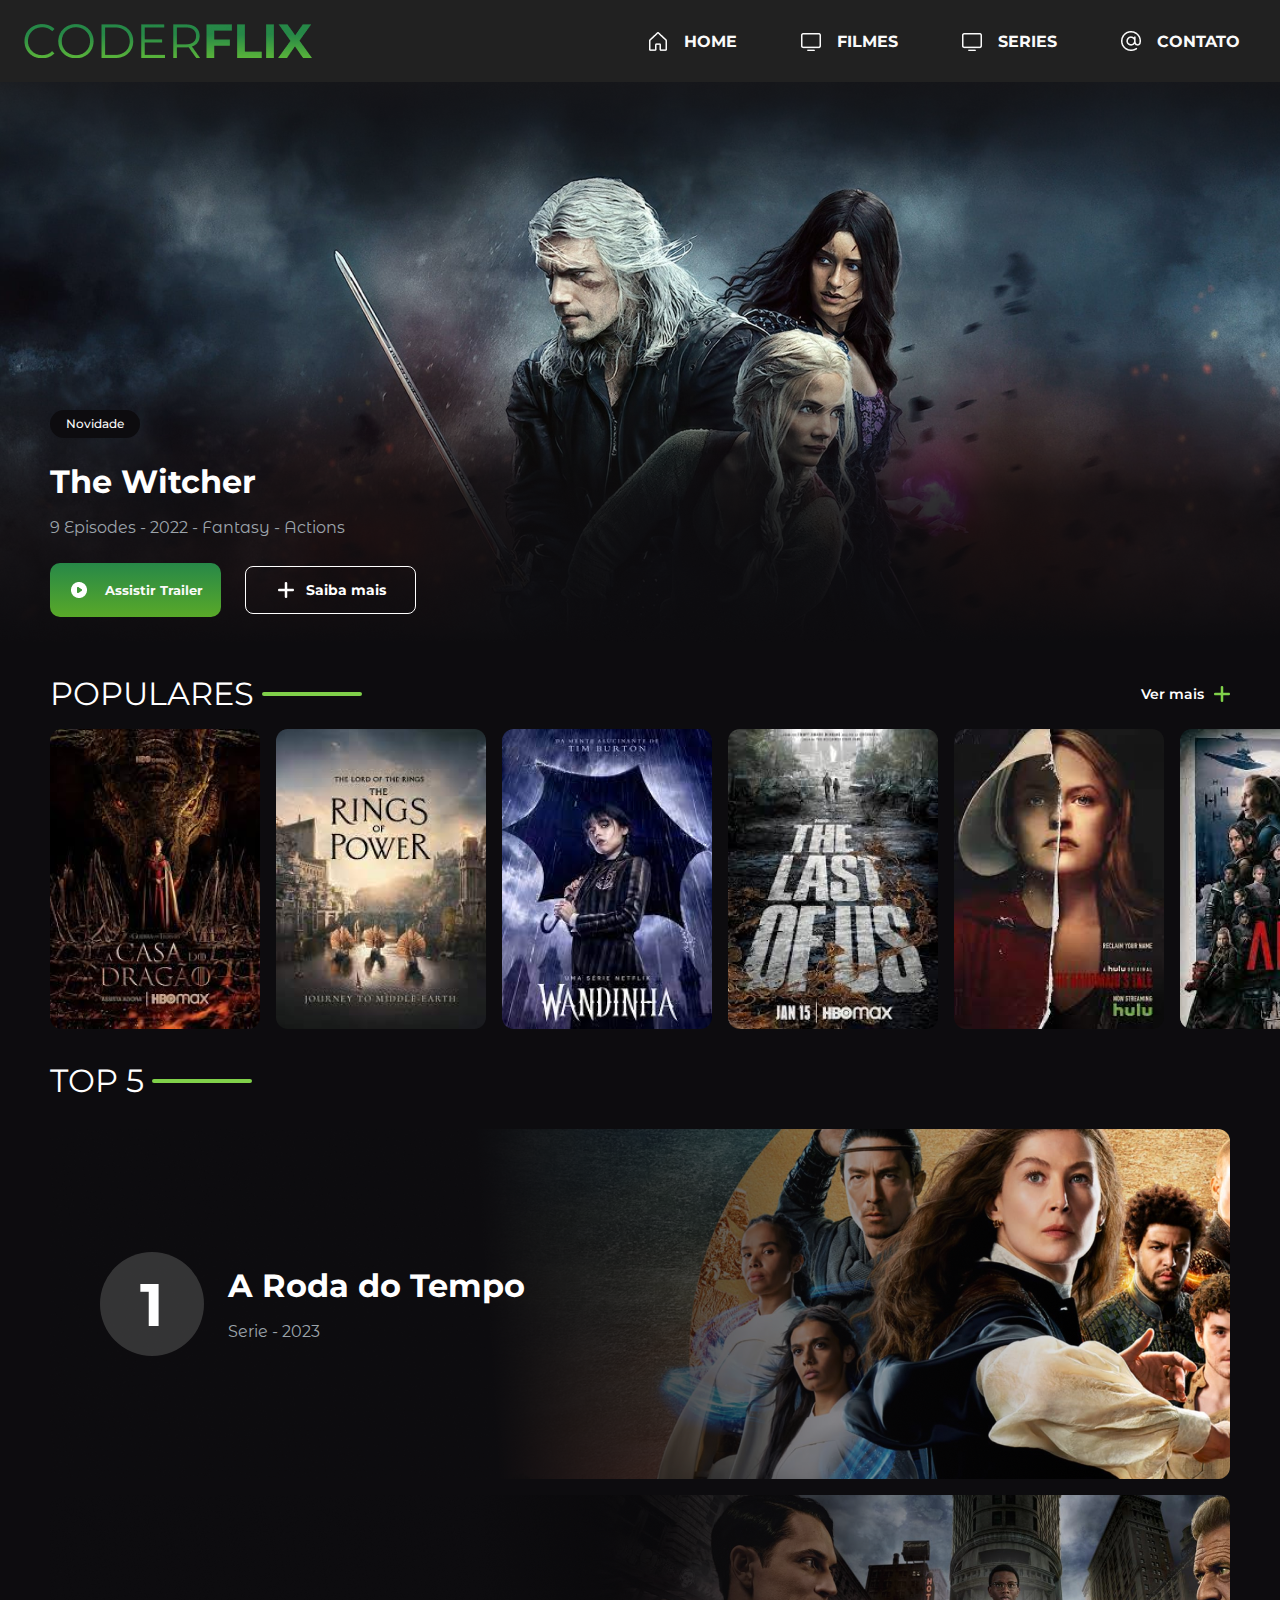
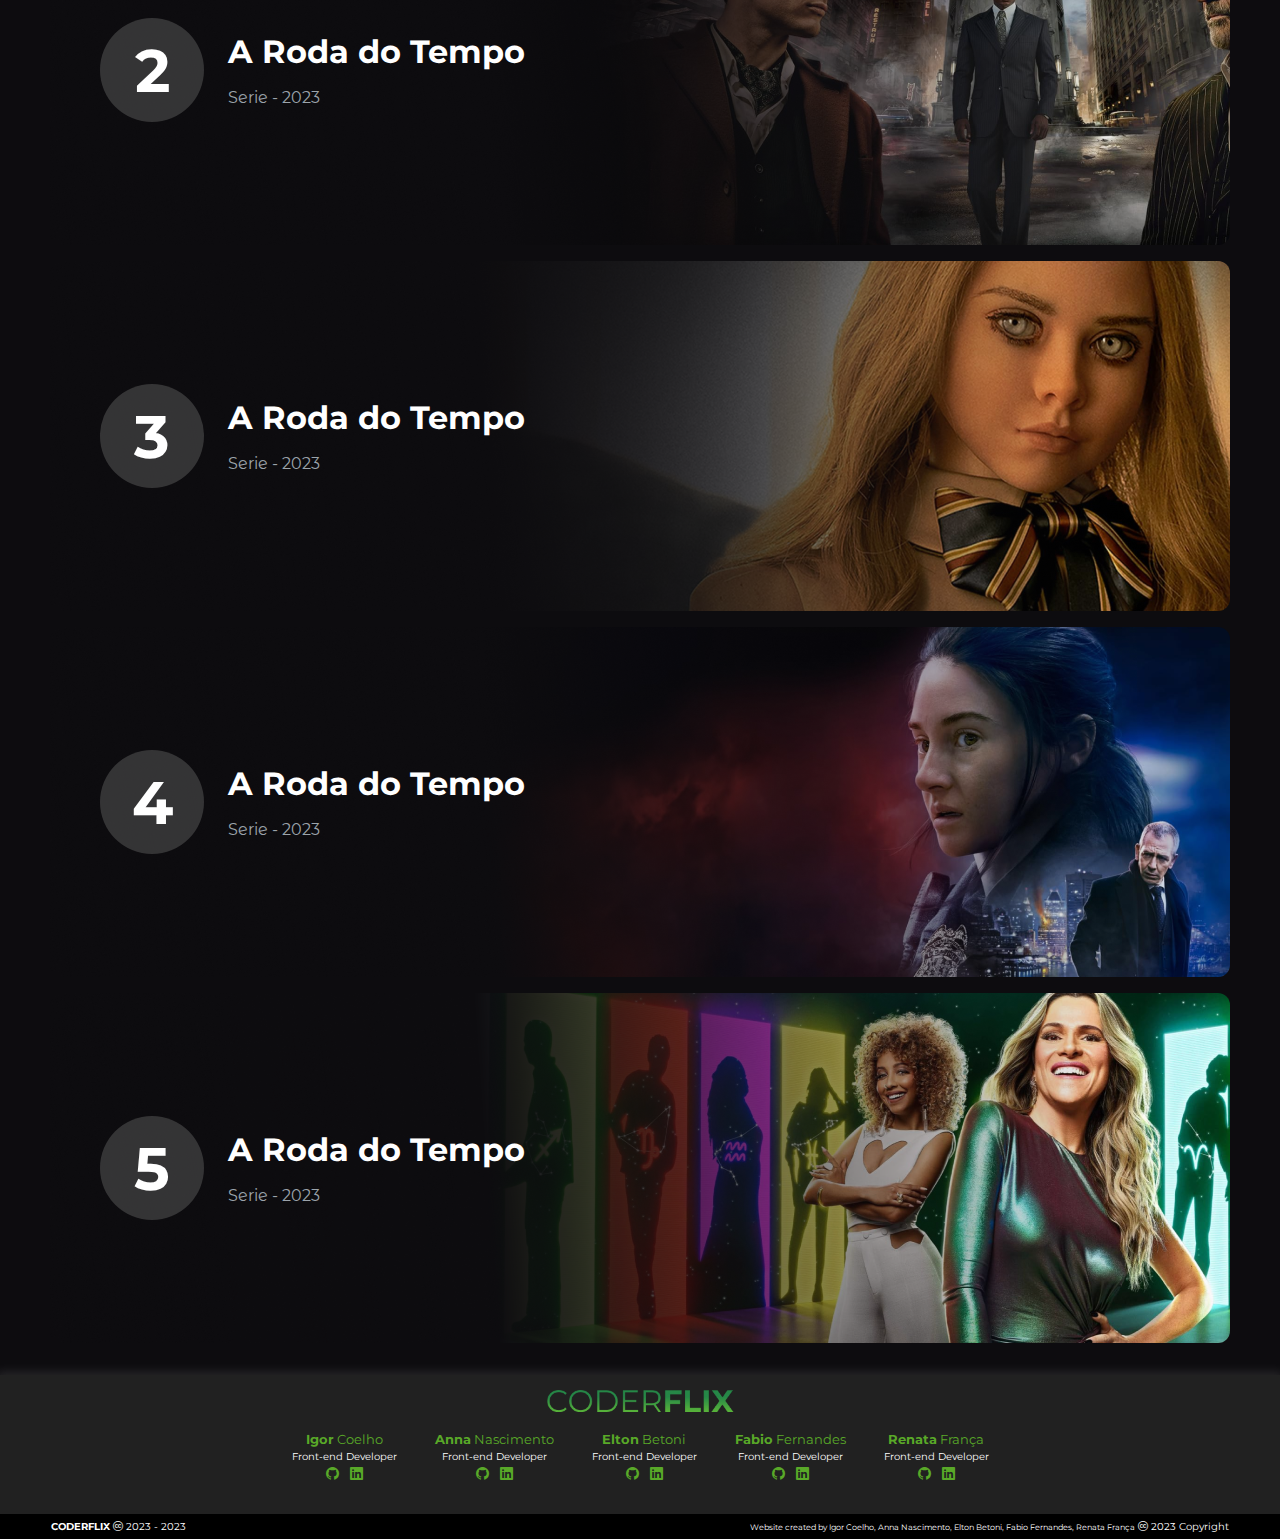
<file: index.html>
<!DOCTYPE html>
<html lang="pt-BR">

<head>
  <link rel="preconnect" href="https://fonts.googleapis.com">
  <link rel="preconnect" href="https://fonts.gstatic.com" crossorigin>
  <meta charset="UTF-8">
  <meta name="description" content="Descubra um mundo de entretenimento cinematográfico no nosso site de filmes online. Explore uma vasta seleção de filmes, desde lançamentos recentes a clássicos atemporais. Encontre informações detalhadas sobre cada filme, incluindo elenco, direção e avaliações. Assista aos trailers e fique atualizado com as últimas notícias do mundo do cinema. Satisfaça sua paixão pelo cinema conosco">
  <meta name="viewport" content="width=device-width, initial-scale=1.0">
  <meta name="keywords" content="Filmes online, Filmes em HD, Cinema em casa">
  <link rel="stylesheet" href="https://cdn.jsdelivr.net/npm/bootstrap-icons@1.11.1/font/bootstrap-icons.css">
  <link href="https://fonts.googleapis.com/css2?family=Montserrat+Alternates&family=Montserrat:wght@400;500;600;700&family=Poppins:wght@300;400;700&display=swap" rel="stylesheet">
  <link rel="favicon icon" href="./assets/coderFavicon.ico">
  <link rel="stylesheet" href="./styles/index.css">
  <title>Project Coder Films</title>
</head>

<body>
  <header class="header">
    <img src="./assets/coder.png" alt="Logo CoderFlix">
    <nav class="nav">
      <ul class="nav__menu">
        <li class="nav__box">
          <img src="./assets/homeicon.png" alt="Icone Home">
          <a class="nav__link" href="index.html">
            HOME
          </a>
        </li>
        <li class="nav__box">
          <img src="./assets/tvicon.png" alt="Icone TV">
          <a class="nav__link" href="./pages/filmes.html">
            FILMES
          </a>
        </li>
        <li class="nav__box">
          <img src="./assets/tvicon.png" alt="Icone TV">
          <a class="nav__link" href="./pages/series.html">
            SERIES
          </a>
        </li>
        <li class="nav__box">
          <img src="./assets/@icon.png" alt="Icone @">
          <a class="nav__link" href="./pages/contatos.html">
            CONTATO
          </a>
        </li>
      </ul>
    </nav>
  </header>
  <main>
    <section class="hero">
      <div class="hero__container">
        <span class="tag">Novidade</span>
        <h3 class="hero__title">The Witcher</h3>
        <span class="hero__subtitle">9 Episodes - 2022 - Fantasy - Actions</span>
        <div class="btn__container">
          <button class="btn-watch">
            <img src="./assets/playicon.png" alt="Play Icon">
            Assistir Trailer
          </button>
          <button class="btn-moreInfo">
            <img src="./assets/plusicon.png" alt="Plus Icon">
            Saiba mais
          </button>
        </div>
      </div>
    </section>
    <section class="populares">
      <div class="section__title">
        <h2 class="title-h2">Populares</h2>
        <a class="btn-MoreSee" href="./pages/series.html">
          Ver mais
          <img src="./assets/plusicongreen.png" alt="">
        </a>
      </div>
      <div class="cards__container">
        <div class="cards">
          <a href="#">
            <img src="./assets/HOUSE OF DRAGONS.png" alt="Capa filme/serie Popular">
          </a>
          <a href="#">
            <img src="./assets/THE RINGS OF POWER.png" alt="Capa filme/serie Popular">
          </a>
          <a href="#">
            <img src="./assets/WANDINHA.png" alt="Capa filme/serie Popular">
          </a>
          <a href="#">
            <img src="./assets/THE LAST OF US.png" alt="Capa filme/serie Popular">
          </a>
          <a href="#">
            <img src="/assets/THE HANDMAID'S TALE.png" alt="Capa filme/serie Popular">
          </a>
          <a href="#">
            <img src="./assets/ANDOR.png" alt="Capa filme/serie Popular">
          </a>
        </div>
      </div>
    </section>
    <section class="top5">
      <h2 class="title-h2 mb-4">TOP 5</h2>
      <div class="top5__container">
        <div id="top1" class="top__card">
          <div class="top__card__info">
            <strong class="top__position">1</strong>
            <div class="top__info">
              <h3 class="top__info--title">A Roda do Tempo</h3>
              <span class="top__info--subtitle">Serie - 2023</span>
            </div>
          </div>
        </div>
        <div id="top2" class="top__card">
          <div class="top__card__info">
            <strong class="top__position">2</strong>
            <div class="top__info">
              <h3 class="top__info--title">A Roda do Tempo</h3>
              <span class="top__info--subtitle">Serie - 2023</span>
            </div>
          </div>
        </div>
        <div id="top3" class="top__card">
          <div class="top__card__info">
            <strong class="top__position">3</strong>
            <div class="top__info">
              <h3 class="top__info--title">A Roda do Tempo</h3>
              <span class="top__info--subtitle">Serie - 2023</span>
            </div>
          </div>
        </div>
        <div id="top4" class="top__card">
          <div class="top__card__info">
            <strong class="top__position">4</strong>
            <div class="top__info">
              <h3 class="top__info--title">A Roda do Tempo</h3>
              <span class="top__info--subtitle">Serie - 2023</span>
            </div>
          </div>
        </div>
        <div id="top5" class="top__card">
          <div class="top__card__info">
            <strong class="top__position">5</strong>
            <div class="top__info">
              <h3 class="top__info--title">A Roda do Tempo</h3>
              <span class="top__info--subtitle">Serie - 2023</span>
            </div>
          </div>
        </div>
      </div>
    </section>
  </main>
  <footer>

    <div class="interface">
      <div class="logo--footer">

        <img src="../assets/coder.png" alt="logo coder flix">

      </div> <!--------- Logo CoderFlix--------->

      <div class="coders">
        <div>
          <ul class="social">
            <li><span><strong>Igor</strong> Coelho</span></li>
            <li>Front-end Developer</li>
            <li>
              <a href="#" target="_blank">
                <i class="bi bi-github"></i>
              </a>

              <a href="#" target="_blank">
                <i class="bi bi-linkedin"></i>
              </a>
            </li>
          </ul>
        </div>
        <div>
          <ul class="social">
            <li><span><strong>Anna</strong> Nascimento</span></li>
            <li>Front-end Developer</li>
            <li>
              <a href="#" target="_blank">
                <i class="bi bi-github"></i>
              </a>

              <a href="#" target="_blank">
                <i class="bi bi-linkedin"></i>
              </a>
            </li>
          </ul>
        </div>
        <div>
          <ul class="social">
            <li><span><strong>Elton</strong> Betoni</span></li>
            <li>Front-end Developer</li>
            <li>
              <a href="#" target="_blank">
                <i class="bi bi-github"></i>
              </a>

              <a href="#" target="_blank">
                <i class="bi bi-linkedin"></i>
              </a>
            </li>
          </ul>
        </div>
        <div>
          <ul class="social">
            <li><span><strong>Fabio</strong> Fernandes</span></li>
            <li>Front-end Developer</li>
            <li>
              <a href="https://github.com/fernandesfabio" target="_blank">
                <i class="bi bi-github"></i>
              </a>

              <a href="https://www.linkedin.com/in/fabio-fernandes-20b152166/" target="_blank">
                <i class="bi bi-linkedin"></i>
              </a>
            </li>
          </ul>
        </div>
        <div>
          <ul class="social">
            <li><span><strong>Renata</strong> França</span></li>
            <li>Front-end Developer</li>
            <li>
              <a href="#" target="_blank">
                <i class="bi bi-github"></i>
              </a>

              <a href="#" target="_blank">
                <i class="bi bi-linkedin"></i>
              </a>
            </li>
          </ul>
        </div>

      </div> <!----------  Informação dos codres Coders------------>
    </div><!---------Interface-------------->
    <div class="line-footer">
      <div>
        <strong><span>CODER</span>FLIX</strong>
        <i class="bi bi-cc-circle"></i>
        <span>2023 - 2023</span>
      </div>

      <div>
        <span class="text--small">Website created by Igor Coelho, Anna Nascimento, Elton Betoni, Fabio Fernandes, Renata França</span>
        <i class="bi bi-cc-circle"></i>
        <span>2023 Copyright</span>
      </div>

    </div> <!--------- última linha do footer  ---------->


  </footer>
</body>

</html>
</file>
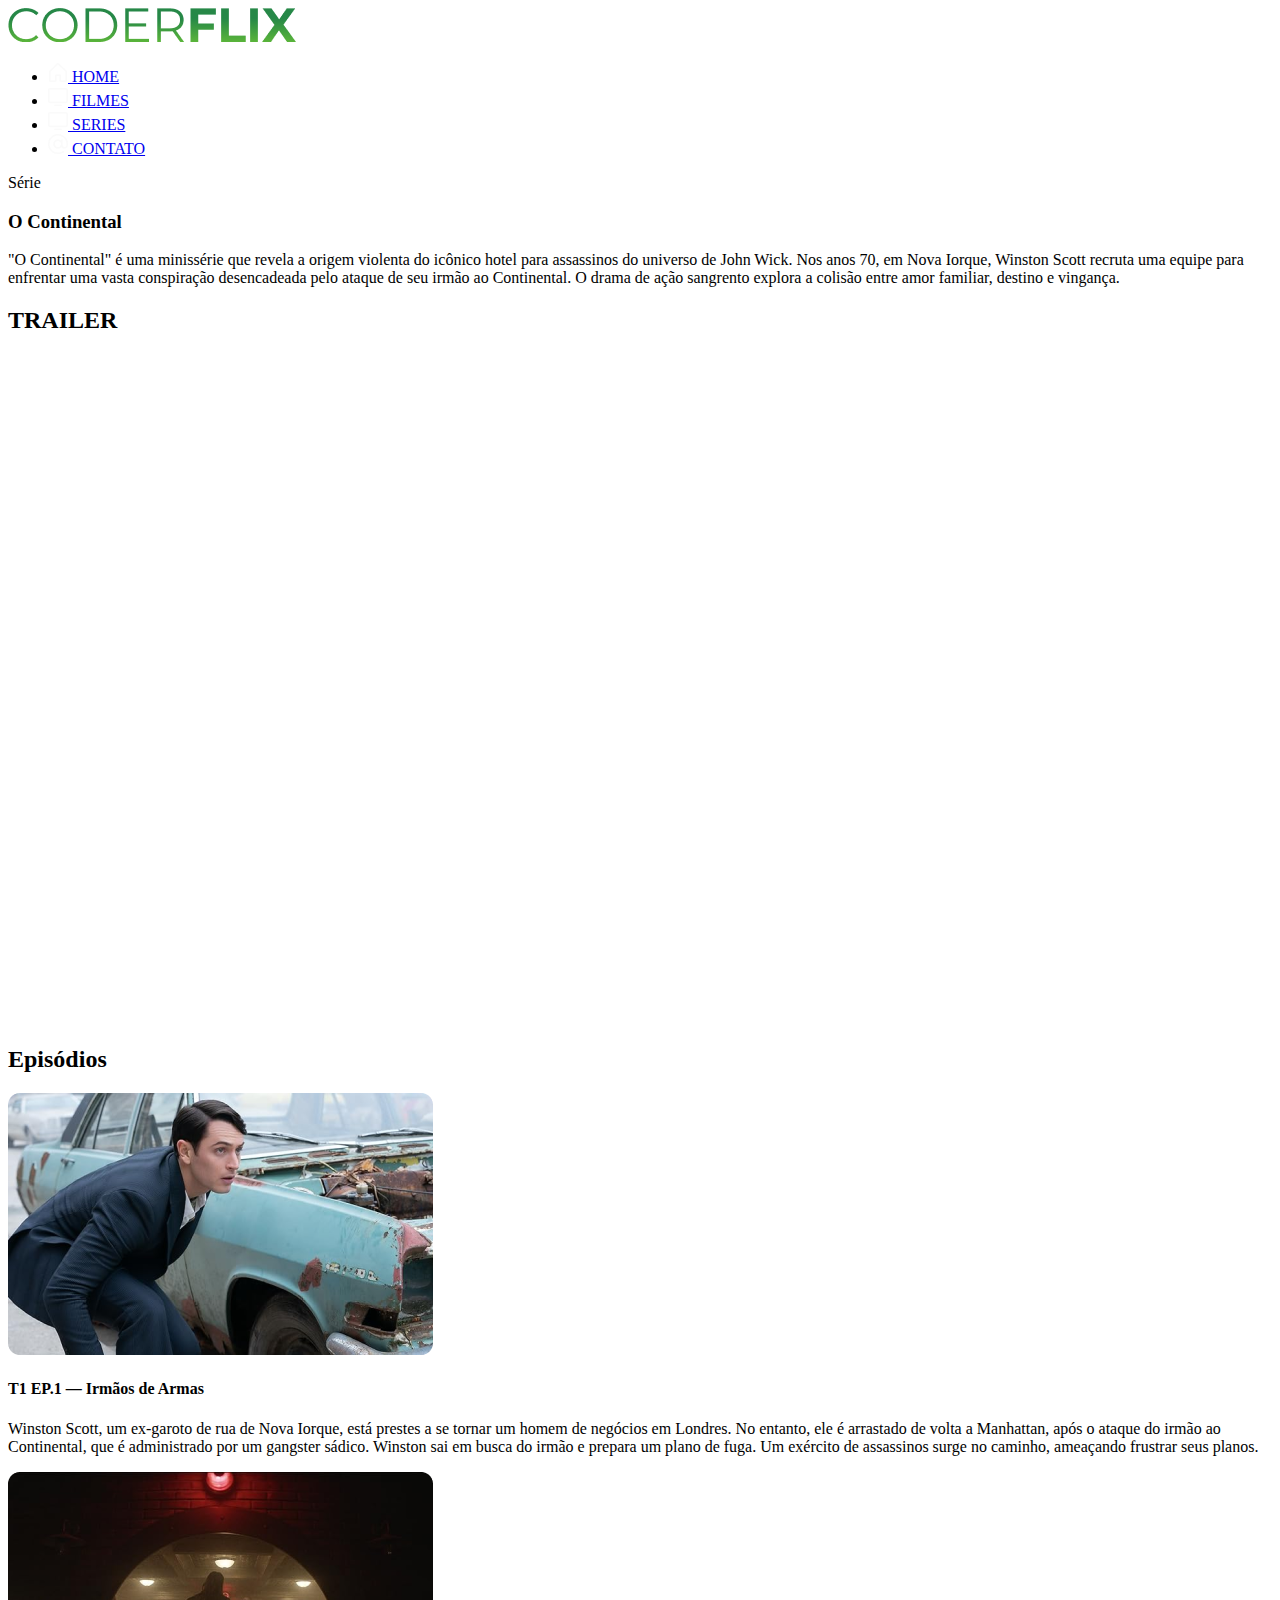
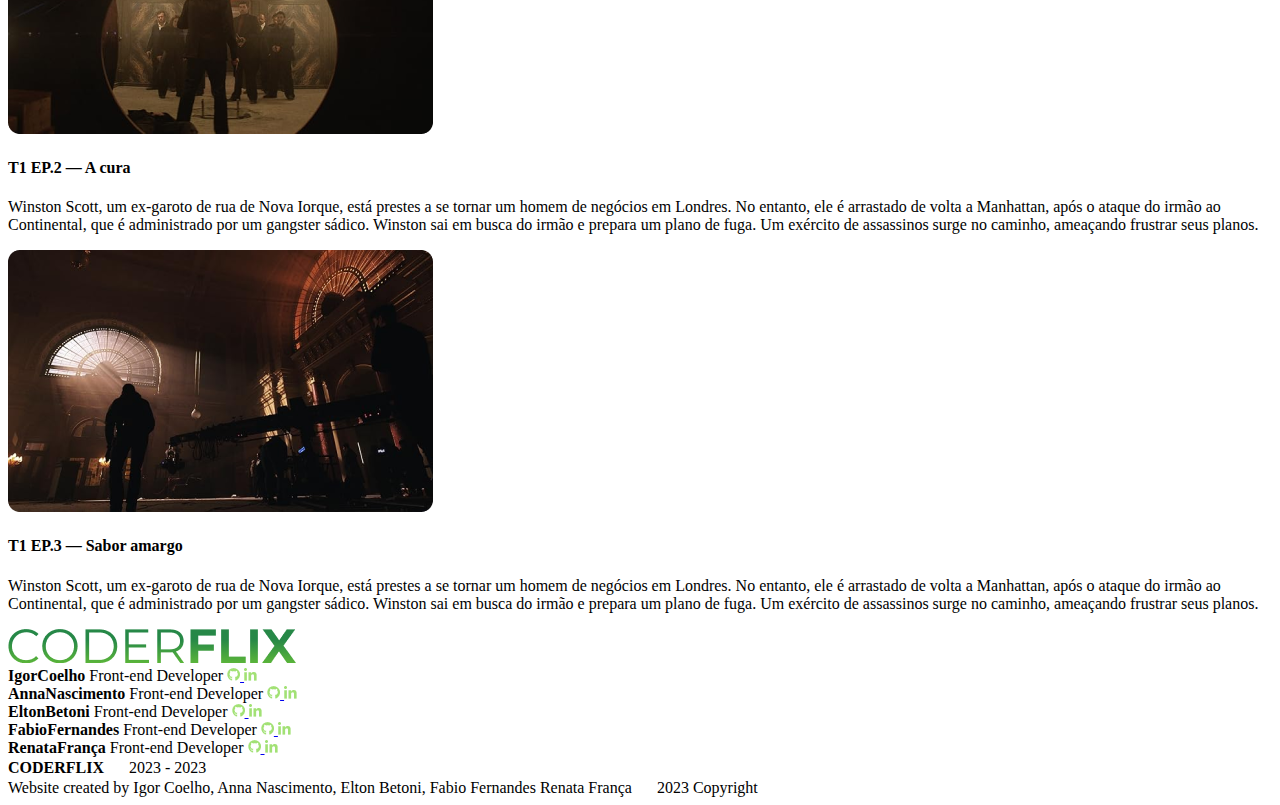
<file: detalheseries.html>
<!DOCTYPE html>
<html lang="pt-BR">

<head>
  <meta charset="UTF-8">
  <meta name="description" content="Descubra um mundo de entretenimento cinematográfico no nosso site de filmes online. Explore uma vasta seleção de filmes, desde lançamentos recentes a clássicos atemporais. Encontre informações detalhadas sobre cada filme, incluindo elenco, direção e avaliações. Assista aos trailers e fique atualizado com as últimas notícias do mundo do cinema. Satisfaça sua paixão pelo cinema conosco">
  <meta name="viewport" content="width=device-width, initial-scale=1.0">
  <meta name="keywords" content="Filmes online, Filmes em HD, Cinema em casa">
  <link rel="favicon icon" href="./images/faviconCoder.ico">
  <title>Project Coder Films</title>
</head>

<body>
  <header>
    <img src="./images/coder.png" alt="Logo CoderFlix">
    <nav>
      <ul>
        <li>
          <a href="index.html">
            <img src="./images/homeicon.png" alt="Icone Home">
            HOME
          </a>
        </li>
        <li>
          <a href="./filmes.html">
            <img src="./images/tvicon.png" alt="Icone TV">
            FILMES
          </a>
        </li>
        <li>
          <a href="./series.html">
            <img src="./images/tvicon.png" alt="Icone TV">
            SERIES
          </a>
        </li>
        <li>
          <a href="/contatos.html">
            <img src="./images/@icon.png" alt="Icone @">
            CONTATO
          </a>
        </li>
      </ul>
    </nav>
  </header>
  <main>
    <section>
      <div>
        <span>Série</span>
        <h3>O Continental</h3>
        <p>"O Continental" é uma minissérie que revela a origem violenta do icônico hotel para assassinos do universo de John Wick. Nos anos 70, em Nova Iorque, Winston Scott recruta uma equipe para enfrentar uma vasta conspiração desencadeada pelo ataque de seu irmão ao Continental. O drama de ação sangrento explora a colisão entre amor familiar, destino e vingança.</p>
      </div>
      <div>
        <h2>TRAILER</h2>
        <div>
          <iframe width="1187" height="668" src="https://www.youtube.com/embed/_pvWFM5j_Ew" title="O Continental: Do Mundo de John Wick - Temporada 1 | Trailer Oficial | Prime Video" frameborder="0" allow="accelerometer; autoplay; clipboard-write; encrypted-media; gyroscope; picture-in-picture; web-share" allowfullscreen></iframe>
        </div>
      </div>
    </section>
    <section>
      <h2>Episódios</h2>
      <div>
        <div>
          <img src="./images/ep1S.png" alt="Capa do Episodio 1">
          <h4>T1 EP.1 — Irmãos de Armas</h4>
          <p>Winston Scott, um ex-garoto de rua de Nova Iorque, está prestes a se tornar um homem de negócios em Londres. No entanto, ele é arrastado de volta a Manhattan, após o ataque do irmão ao Continental, que é administrado por um gangster sádico. Winston sai em busca do irmão e prepara um plano de fuga. Um exército de assassinos surge no caminho, ameaçando frustrar seus planos.</p>
        </div>
        <div>
          <img src="./images/ep2S.png" alt="Capa do Episodio 2">
          <h4>T1 EP.2 — A cura</h4>
          <p>Winston Scott, um ex-garoto de rua de Nova Iorque, está prestes a se tornar um homem de negócios em Londres. No entanto, ele é arrastado de volta a Manhattan, após o ataque do irmão ao Continental, que é administrado por um gangster sádico. Winston sai em busca do irmão e prepara um plano de fuga. Um exército de assassinos surge no caminho, ameaçando frustrar seus planos.</p>
        </div>
        <div>
          <img src="./images/ep3S.png" alt="Capa do Episodio 3">
          <h4>T1 EP.3 — Sabor amargo</h4>
          <p>Winston Scott, um ex-garoto de rua de Nova Iorque, está prestes a se tornar um homem de negócios em Londres. No entanto, ele é arrastado de volta a Manhattan, após o ataque do irmão ao Continental, que é administrado por um gangster sádico. Winston sai em busca do irmão e prepara um plano de fuga. Um exército de assassinos surge no caminho, ameaçando frustrar seus planos.</p>
        </div>
      </div>
    </section>
  </main>
  <footer>
    <div>
      <img src="./images/coder.png" alt="Logo CoderFlix">
      <div>
        <div>
          <strong>Igor<span>Coelho</span></strong>
          <span>Front-end Developer</span>
          <a href="#">
            <img src="./images/iconGitHub.png" alt="GitHub Logo">
          </a>
          <a href="#">
            <img src="./images/iconLinkedInIn.png" alt="Linkedin Logo">
          </a>
        </div>
        <div>
          <strong>Anna<span>Nascimento</span></strong>
          <span>Front-end Developer</span>
          <a href="#">
            <img src="./images/iconGitHub.png" alt="GitHub Logo">
          </a>
          <a href="#">
            <img src="./images/iconLinkedInIn.png" alt="Linkedin Logo">
          </a>
        </div>
        <div>
          <strong>Elton<span>Betoni</span></strong>
          <span>Front-end Developer</span>
          <a href="#">
            <img src="./images/iconGitHub.png" alt="GitHub Logo">
          </a>
          <a href="#">
            <img src="./images/iconLinkedInIn.png" alt="Linkedin Logo">
          </a>
        </div>
        <div>
          <strong>Fabio<span>Fernandes</span></strong>
          <span>Front-end Developer</span>
          <a href="#">
            <img src="./images/iconGitHub.png" alt="GitHub Logo">
          </a>
          <a href="#">
            <img src="./images/iconLinkedInIn.png" alt="Linkedin Logo">
          </a>
        </div>
        <div>
          <strong>Renata<span>França</span></strong>
          <span>Front-end Developer</span>
          <a href="#">
            <img src="./images/iconGitHub.png" alt="GitHub Logo">
          </a>
          <a href="#">
            <img src="./images/iconLinkedInIn.png" alt="Linkedin Logo">
          </a>
        </div>
      </div>
    </div>
    <div>
      <div>
        <strong><span>CODER</span>FLIX</strong>
        <img src="./images/iconCreativeCommons.png" alt="Copyright Icon">
        <span>2023 - 2023</span>
      </div>
      <div>
        <span>Website created by Igor Coelho, Anna Nascimento, Elton Betoni, Fabio Fernandes Renata França</span>
        <img src="./images/iconCreativeCommons.png" alt="Copyright Icon">
        <span>2023 Copyright</span>
      </div>
    </div>
  </footer>
</body>

</html>
</file>
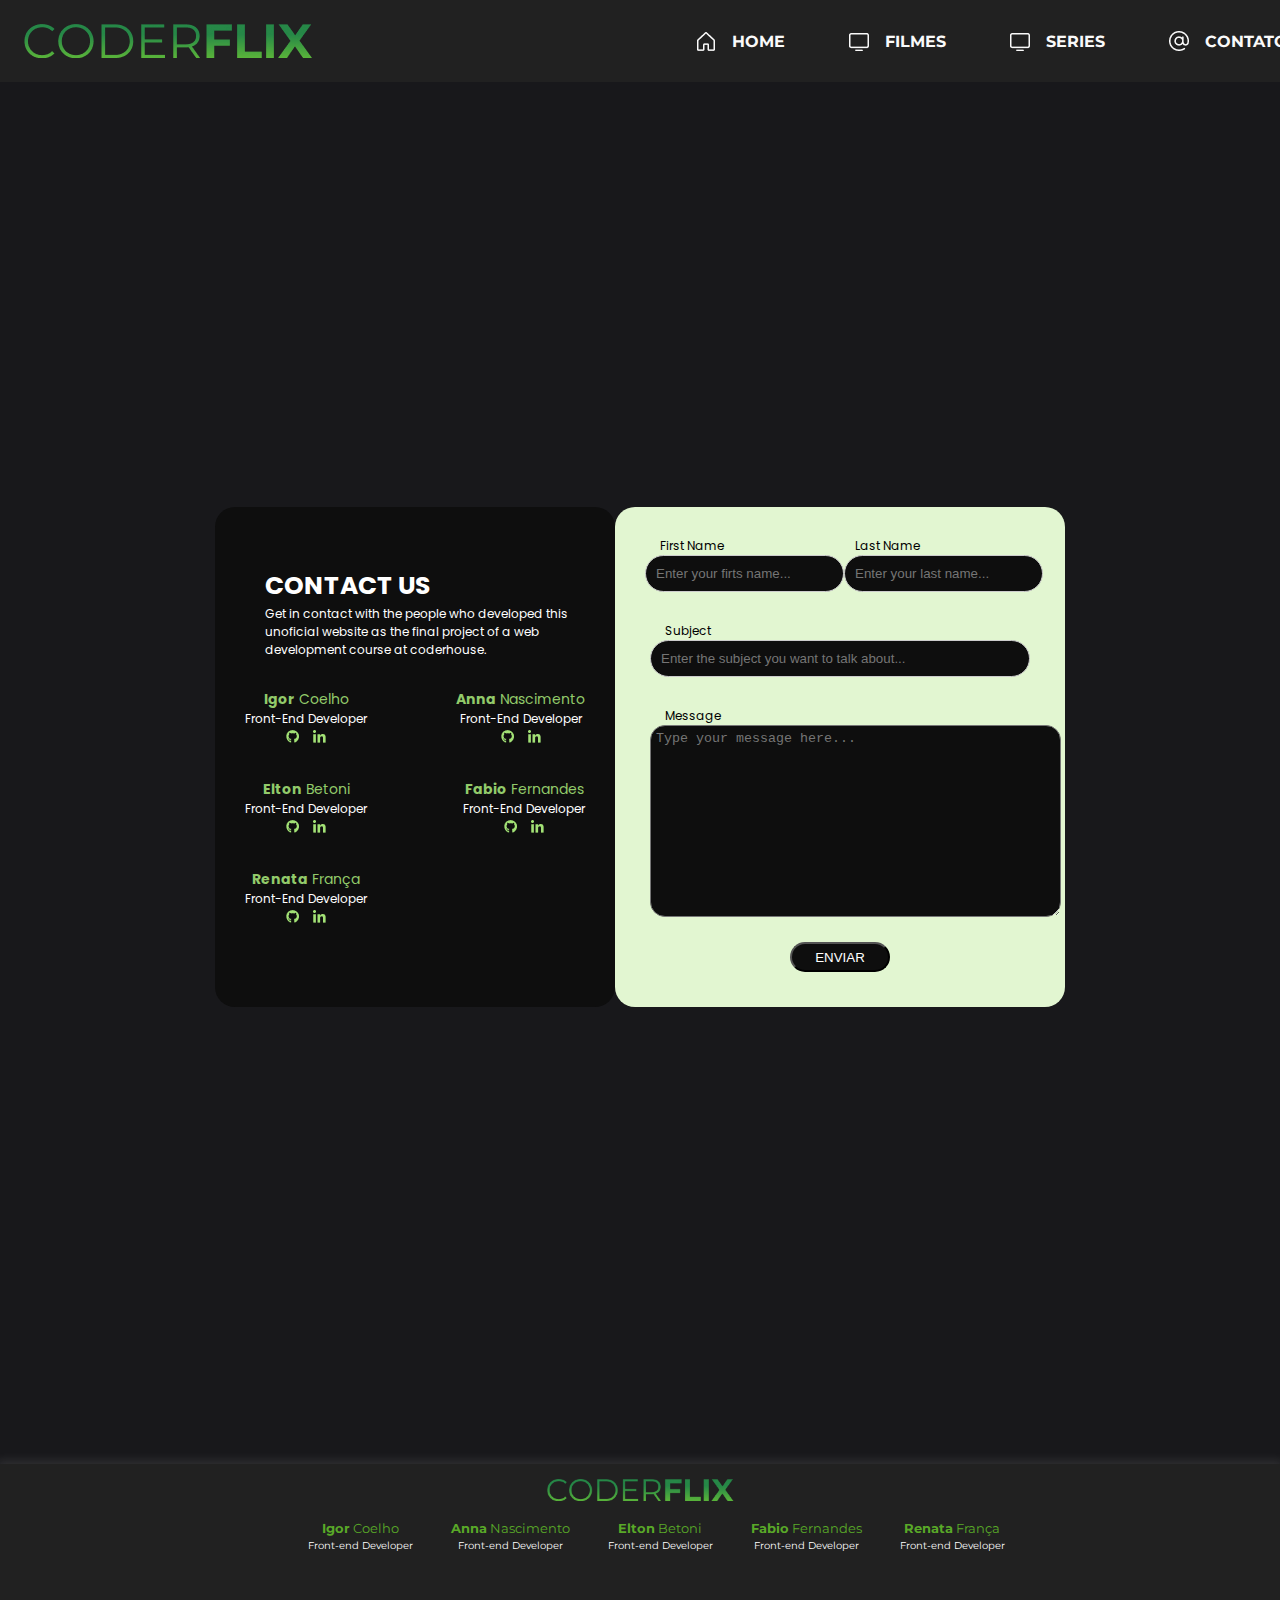
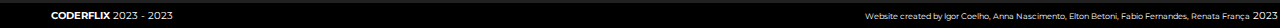
<file: pages/contatos.html>
<!DOCTYPE html>
<html lang="pt-BR">

<head>
  <link rel="preconnect" href="https://fonts.googleapis.com">
  <link rel="preconnect" href="https://fonts.gstatic.com" crossorigin>
  <meta charset="UTF-8">
  <link href="https://fonts.googleapis.com/css2?family=Montserrat+Alternates&family=Montserrat:wght@400;500;600;700&family=Poppins:wght@300;400;700&display=swap" rel="stylesheet">
  <meta name="viewport" content="width=device-width, initial-scale=1.0">
  <title>Project Coder Films - Contato</title>
  <link rel="stylesheet" href="../styles/contatos.css">
  <link rel="favicon icon" href="../assets/coderFavicon.ico">
</head>

<body>
  <header class="header">
    <img src="../assets/coder.png" alt="Logo CoderFlix">
    <nav class="nav">
      <ul class="nav__menu">
        <li class="nav__box">
          <img src="../assets/homeicon.png" alt="Icone Home">
          <a class="nav__link" href="../index.html">
            HOME
          </a>
        </li>
        <li class="nav__box">
          <img src="../assets/tvicon.png" alt="Icone TV">
          <a class="nav__link" href="./filmes.html">
            FILMES
          </a>
        </li>
        <li class="nav__box">
          <img src="../assets/tvicon.png" alt="Icone TV">
          <a class="nav__link" href="./series.html">
            SERIES
          </a>
        </li>
        <li class="nav__box">
          <img src="../assets/@icon.png" alt="Icone @">
          <a class="nav__link" href="./contatos.html">
            CONTATO
          </a>
        </li>
      </ul>
    </nav>
  </header>

  <main>
    <section>
      <div class="container">
        <div class="box">
          <h2>CONTACT US</h2>
          <p id="texto1">Get in contact with the people who developed this <br>
            unoficial website as the final project of a web <br>
            development course at coderhouse.</p>
            <div class="container-itens">
              <div class="item"><b>Igor</b> Coelho
                <p class="item2">Front-End Developer</p>
                <img class="icon_git" src="/assets/iconGitHub.png" alt="Ícone do GitHub">
                <img class="icon_linkedin" src="/assets/iconLinkedInIn.png" alt="Ícone do Linkedin">
              </div>
              <div class="item"><b>Anna</b> Nascimento
                <p class="item2">Front-End Developer</p>
                <img class="icon_git" src="/assets/iconGitHub.png" alt="Ícone do GitHub">
                <img class="icon_linkedin" src="/assets/iconLinkedInIn.png" alt="Ícone do Linkedin">
              </div>
              <div class="item"><b>Elton</b> Betoni
                <p class="item2">Front-End Developer</p>
                <img class="icon_git" src="/assets/iconGitHub.png" alt="Ícone do GitHub">
                <img class="icon_linkedin" src="/assets/iconLinkedInIn.png" alt="Ícone do Linkedin">
              </div>
              <div class="item"><b>Fabio</b> Fernandes
                <p class="item2">Front-End Developer</p>
                <img class="icon_git" src="/assets/iconGitHub.png" alt="Ícone do GitHub">
                <img class="icon_linkedin" src="/assets/iconLinkedInIn.png" alt="Ícone do Linkedin">
              </div>
              <div class="item"><b>Renata</b> França
                <p class="item2">Front-End Developer</p>
                <img class="icon_git" src="/assets/iconGitHub.png" alt="Ícone do GitHub">
                <img class="icon_linkedin" src="/assets/iconLinkedInIn.png" alt="Ícone do Linkedin">
              </div>
            </div>
        </div>
        <div class="box-2">
          <div class="container2">
            <div class="container-form">
              <form class="form-item">First Name</form>
              <form class="form-item">Last Name</form>
            </div>
            <div class="container-input">
              <input type="text" placeholder="Enter your firts name...">
              <input type="text" placeholder="Enter your last name...">
            </div>
          </div>
          <div class="container3">
            <form>Subject</form>
            <input type="text" placeholder="Enter the subject you want to talk about...">
            <div class="message">
              <form>Message</form>
              <textarea id="message-box" name="message" cols="48" rows="12" placeholder="Type your message here..."></textarea>
            </div>
          </div>
          <div class="botao">
            <button>ENVIAR</button>
          </div>
        </div>
      </div>
    </section>
  </main>

  <footer>

    <div class="interface">
      <div class="logo--footer">

        <img src="../assets/coder.png" alt="logo coder flix">

      </div> <!--------- Logo CoderFlix--------->

      <div class="coders">
        <div>
          <ul class="social">
            <li><span><strong>Igor</strong> Coelho</span></li>
            <li>Front-end Developer</li>
            <li>
              <a href="#" target="_blank">
                <i class="bi bi-github"></i>
              </a>

              <a href="#" target="_blank">
                <i class="bi bi-linkedin"></i>
              </a>
            </li>
          </ul>
        </div>
        <div>
          <ul class="social">
            <li><span><strong>Anna</strong> Nascimento</span></li>
            <li>Front-end Developer</li>
            <li>
              <a href="#" target="_blank">
                <i class="bi bi-github"></i>
              </a>

              <a href="#" target="_blank">
                <i class="bi bi-linkedin"></i>
              </a>
            </li>
          </ul>
        </div>
        <div>
          <ul class="social">
            <li><span><strong>Elton</strong> Betoni</span></li>
            <li>Front-end Developer</li>
            <li>
              <a href="#" target="_blank">
                <i class="bi bi-github"></i>
              </a>

              <a href="#" target="_blank">
                <i class="bi bi-linkedin"></i>
              </a>
            </li>
          </ul>
        </div>
        <div>
          <ul class="social">
            <li><span><strong>Fabio</strong> Fernandes</span></li>
            <li>Front-end Developer</li>
            <li>
              <a href="https://github.com/fernandesfabio" target="_blank">
                <i class="bi bi-github"></i>
              </a>

              <a href="https://www.linkedin.com/in/fabio-fernandes-20b152166/" target="_blank">
                <i class="bi bi-linkedin"></i>
              </a>
            </li>
          </ul>
        </div>
        <div>
          <ul class="social">
            <li><span><strong>Renata</strong> França</span></li>
            <li>Front-end Developer</li>
            <li>
              <a href="#" target="_blank">
                <i class="bi bi-github"></i>
              </a>

              <a href="#" target="_blank">
                <i class="bi bi-linkedin"></i>
              </a>
            </li>
          </ul>
        </div>

      </div> <!----------  Informação dos codres Coders------------>
    </div><!---------Interface-------------->
    <div class="line-footer">
      <div>
        <strong><span>CODER</span>FLIX</strong>
        <i class="bi bi-cc-circle"></i>
        <span>2023 - 2023</span>
      </div>

      <div>
        <span class="text--small">Website created by Igor Coelho, Anna Nascimento, Elton Betoni, Fabio Fernandes, Renata França</span>
        <i class="bi bi-cc-circle"></i>
        <span>2023 Copyright</span>
      </div>

    </div> <!--------- última linha do footer  ---------->


  </footer>

</body>

</html>
</file>
<file: styles/index.css>
* {
  padding: 0;
  margin: 0;
  list-style: none;
  box-sizing: border-box;
}

:root {
  font-size: 62.5%;
  --green-gradient: linear-gradient(180deg, #278848 0%, #59a928 100%);
  --white: #fff;
  --gray-400: #9ca4ab;
  --gray-100: #fafafa;
  --christi-400: #80d14a;
  --christi-300: #a2e175;
  --christi-500: #59a928;
  --black-700: #212121;
  --black-800: #0d0c0f;
  --gray-500: rgba(85, 85, 85, 0.55);
  --dove-gray-900: #3d3d3d;
  --font-primary: 'Montserrat', sans-serif;
  --font-secondary: 'Poppins', sans-serif;
  --font-subtitles: 'Montserrat Alternates', sans-serif;
}

body {
  background-color: var(--black-800);
  color: var(--white);
}

.header {
  display: flex;
  width: 100%;
  height: 8.2rem;
  padding: 0 2.4rem;
  justify-content: space-between;
  align-items: center;
  background-color: var(--black-700);
}

.nav__menu {
  display: flex;
  justify-content: center;
  align-items: center;
  gap: 3.2rem;
}

.nav__link {
  font-family: var(--font-primary);
  font-size: 1.6rem;
  text-transform: uppercase;
  font-weight: 700;
  color: var(--gray-100);
  text-decoration: none;
}

.nav__box {
  display: flex;
  padding: 0 1.6rem;
  gap: 1.6rem;
  align-items: center;
  justify-content: center;
}

.nav__box:hover {
  background-color: var(--dove-gray-900);
  border-radius: 200px;
  padding: 0 1.6rem;
  height: 4.2rem;
  cursor: pointer;
}

.hero__container {
  padding-top: 32.8rem;
  padding-left: 5rem;
  display: flex;
  flex-direction: column;
  justify-content: start;
  align-items: start;
}

.hero {
  background-image: url(../assets/HeroImg.png);
  min-height: 56rem;
  width: 100%;
  background-repeat: no-repeat;
  background-size: cover;
}

.tag {
  max-width: 9.1rem;
  background-color: var(--black-800);
  padding: 0.4rem 1.6rem;
  font-size: 1.2rem;
  font-family: var(--font-primary);
  font-weight: 500;
  line-height: 2rem;
  letter-spacing: 0.06px;
  color: var(--gray-100);
  border-radius: 1.6rem;
}

.hero__title {
  color: var(--white);
  font-family: var(--font-primary);
  font-weight: 700;
  font-size: 3.2rem;
  margin-top: 2.4rem;
  margin-bottom: 1.6rem;
}

.btn__container {
  display: flex;
  gap: 2.4rem;
  align-items: center;
}

.hero__subtitle {
  color: var(--gray-400);
  font-size: 1.6rem;
  font-family: var(--font-subtitles);
  font-weight: 400;
  line-height: 2.2rem;
  margin-bottom: 2.4rem;
}

.btn-watch {
  width: 17.1rem;
  border: none;
  background: var(--green-gradient);
  padding: 1.6rem;
  display: flex;
  justify-content: center;
  align-items: center;
  gap: 1.6rem;
  color: var(--gray-100);
  border-radius: 1rem;
  font-family: var(--font-primary);
  font-weight: 700;
  line-height: 2.2rem;
  cursor: pointer;
}

.btn-moreInfo {
  width: 17.1rem;
  background: transparent;
  border: 1px solid var(--white);
  padding: 1.2rem 2.4rem;
  display: flex;
  justify-content: center;
  align-items: center;
  border-radius: 8px;
  color: var(--white);
  font-size: 1.4rem;
  font-family: var(--font-primary);
  font-weight: 700;
  line-height: 2.2rem;
  gap: 1rem;
  cursor: pointer;
}

.btn-moreInfo:hover {
  color: var(--christi-500);
  border-color: var(--christi-500);
}

.btn-watch:hover {
  filter: brightness(1.3);
}

.populares, .top5 {
  margin: 3.2rem 5rem;
}

.section__title {
  display: flex;
  justify-content: space-between;
  align-items: center;
  margin-bottom: 1.6rem;
}

.title-h2 {
  display: flex;
  align-items: center;
  font-size: 3.2rem;
  font-family: var(--font-primary);
  font-weight: 400;
  text-transform: uppercase;
  color: var(--white);
  gap: .8rem;
}

.title-h2::after {
  content: '';
  width: 100px;
  height: 4px;
  background-color: var(--christi-400);
  border-radius: 999px;
}

.btn-MoreSee {
  display: flex;
  text-decoration: none;
  align-items: center;
  gap: 1rem;
  font-family: var(--font-primary);
  font-size: 1.4rem;
  line-height: 2.2rem;
  font-weight: 600;
  color: var(--white);
}

.btn-MoreSee img {
  width: 1.6rem;
  height: 1.6rem;
}

.btn-MoreSee:hover {
  color: var(--christi-400);
}


.cards {
  display: flex;
  gap: 1.6rem;
  width: 100%;
  height: 300px;
}

.top5__container {
  display: flex;
  flex-direction: column;
  gap: 1.6rem;
}

.top__card {
  display: flex;
  height: 35rem;
  border-radius: 1.2rem;
  width: 100%;
}

.top__card__info {
  display: flex;
  align-items: center;
  justify-content: center;
  gap: 2.4rem;
  margin-left: 5rem;
}

.top__position {
  display: flex;
  align-items: center;
  justify-content: center;
  background-color: var(--gray-500);
  width: 10.4rem;
  height: 10.4rem;
  border-radius: 9999px;
  font-size: 6rem;
  font-family: var(--font-primary);
  font-weight: 700;
  color: var(--white);
}

.top__info {
  display: flex;
  flex-direction: column;
  gap: 1.6rem;
}

.top__info--title {
  font-family: var(--font-primary);
  font-size: 3.2rem;
  font-weight: 700;
  color: var(--white);
}


.top__info--subtitle {
  font-family: var(--font-subtitles);
  font-size: 1.6rem;
  line-height: 2.2rem;
  font-weight: 400;
  color: var(--gray-400);
}

.mb-4 {
  margin-bottom: 2.9rem;
}

#top1{
  background-image: url(../assets/top1.png);
  background-repeat: no-repeat;
  background-size: cover;
}

#top2 {
  background-image: url(../assets/top2.png);
  background-repeat: no-repeat;
  background-size: cover;
}

#top3{
  background-image: url(../assets/top3.png);
  background-repeat: no-repeat;
  background-size: cover;
}

#top4 {
  background-image: url(../assets/top4.png);
  background-repeat: no-repeat;
  background-size: cover;
}

#top5 {
  background-image: url(../assets/top5.png);
  background-repeat: no-repeat;
  background-size: cover;
}

/* Footer */

footer > .interface{
  margin-top: 3.2rem;
  background-color: #212121;
  padding: 1.5rem 4%;
  box-shadow: 0 0 10px 3px #ffffff1d;
  font-family: 'Montserrat', sans-serif;
}
.logo--footer{
  align-items: center;
  text-align: center;
}
.logo--footer img{
  width: 18.7rem; 
}
.coders{       
  width: 100%;
  padding: 1.6rem;
  background-color: #212121;
  display: flex;
  justify-content:center ;
  align-items: center;
  gap: 3.8rem;
}
.social{
  list-style: none;
  line-height: 1.6rem;
}
.social li{
  color: #fff; 
  text-align: center;        
}
.social a{
  text-decoration: none;
}
.social span{
  color: #59A928;
  font-size: 1.3rem;
}
.social i{
  padding: 0.4rem;
  color: #59A928;
  font-size: 1.3rem;    
}
.line-footer{
  display: flex;
  justify-content: space-between;
  background-color: #000;
  width: 100%;
  padding: 0.6rem 4%;
  color: #fff;
  font-family: 'Montserrat', sans-serif;
}
.text--small{
  font-size: .8rem
}
</file>
<file: styles/contatos.css>
* {
    padding: 0;
    margin: 0;
  }

:root {
    font-size: 62.5%;
    --green-gradient: linear-gradient(180deg, #278848 0%, #59A928 100%);
    --white: #fff;
    --gray-400: #9CA4AB;
    --gray-100: #fafafa;
    --christi-400: #80d14a;
    --christi-300: #A2E175;
    --black-700: #212121;
    --black-800: #0D0C0F;
    --gray-500: rgba(85, 85, 85, 0.55);
    --dove-gray-900: #3D3D3D;
    --font-primary: 'Montserrat', sans-serif;
    --font-secondary: 'Poppins', sans-serif;
    --font-subtitles: 'Montserrat Alternates', sans-serif;
}

body {
    background-color: #18181b;
    color: var(--white);
  }

  /* Header */

  .header {
    display: flex;
    width: 100%;
    height: 8.2rem;
    padding: 0 2.4rem;
    justify-content: space-between;
    align-items: center;
    background-color: var(--black-700);
  }

  .nav__menu {
    display: flex;
    justify-content: center;
    align-items: center;
    gap: 3.2rem;
  }

  .nav__link{
    font-family: var(--font-primary);
    font-size: 1.6rem;
    text-transform: uppercase;
    font-weight: 700;
    color: var(--gray-100);
    text-decoration: none;
  }

  .nav__box {
    display: flex;
    padding: 0 1.6rem;
    gap: 1.6rem;
    align-items: center;
    justify-content: center;
  }

  .nav__box:hover {
    background-color: var(--dove-gray-900);
    border-radius: 200px;
    padding: 0 1.6rem;
    height: 4.2rem;
    cursor: pointer;
  }

  /* Header */

  /* Main */

  section {
    display: flex;
    justify-content: center;
    align-items: center;
    height: 150vh;
    margin: 0;
  }

  .container {
    display: flex;
    align-items: center;
  }

  .box {
    width: 400px;
    height: 500px;
    background-color: #0e0e0e;
    color: #fff;
    font-family: poppins;
    border-radius: 20px;
  }

  h2 {
    font-size: 25px;
    position: relative;
    top: 60px;
    left: 50px;
  }

  #texto1 {
    font-size: 12px;
    position: relative;
    top: 60px;
    left: 50px;
  }

  .container-itens {
    position: relative;
    top: 60px;
    display: flex;
    justify-content:space-between;
    flex-wrap: wrap;
  }

  .item {
    text-align: center;
    color: #92ca6a;
    font-size: 14px;
    margin-top: 30px;
    margin-left: 30px;
    margin-right: 30px;
  }

  .item2 {
    color: #fff;
    font-size: 12px;
  }

  .icon_git {
    margin-right: 5px;
  }

  .icon_linkedin {
    margin-left: 5px;
  }

  .box-2 {
    width: 450px;
    height: 500px;
    background-color: #e2f6d1;
    color: black;
    font-family: poppins;
    border-radius: 20px;
  }

  .container-input {
    display: flex;
    flex-direction:row;
    justify-content: space-around;
  }

  .container-form {
    display: flex;
    flex-direction: row;
    justify-content:space-around;
  }

  input {
    background-color: #0e0e0e;
    color: #fff;
    border-radius: 20px;
    padding: 10px;
    border: 1px solid #ccc;
  }

  .form-item {
    font-size: 12px;
    position: relative;
    left: -50px;
  }

.container2 {
  margin: 30px;
}

.container3 {
  display: flex;
  flex-direction: column;
  margin-left: 35px;
  margin-right: 35px;
}

form {
  position: relative;
  left: 15px;
  font-size: 12px;
}

.message {
  margin-top: 30px;
}

#message-box {
  background-color: #0e0e0e;
  color: #fff;
  border-radius: 15px;
  padding: 5px;
}

.botao {
  display: flex;
  justify-content: center;
}

button {
  background-color: #0e0e0e;
  color: #fff;
  height: 30px;
  width: 100px;
  border-radius: 20px;
  margin: 20px;
}

/* Footer */

footer > .interface{
  margin-top: 3.2rem;
  background-color: #212121;
  padding: 1.5rem 4%;
  box-shadow: 0 0 10px 3px #ffffff1d;
  font-family: 'Montserrat', sans-serif;
}
.logo--footer{
  align-items: center;
  text-align: center;
}
.logo--footer img{
  width: 18.7rem; 
}
.coders{       
  width: 100%;
  padding: 1.6rem;
  background-color: #212121;
  display: flex;
  justify-content:center ;
  align-items: center;
  gap: 3.8rem;
}
.social{
  list-style: none;
  line-height: 1.6rem;
}
.social li{
  color: #fff; 
  text-align: center;        
}
.social a{
  text-decoration: none;
}
.social span{
  color: #59A928;
  font-size: 1.3rem;
}
.social i{
  padding: 0.4rem;
  color: #59A928;
  font-size: 1.3rem;    
}
.line-footer{
  display: flex;
  justify-content: space-between;
  background-color: #000;
  width: 100%;
  padding: 0.6rem 4%;
  color: #fff;
  font-family: 'Montserrat', sans-serif;
}
.text--small{
  font-size: .8rem
}

/* Footer */
</file>
